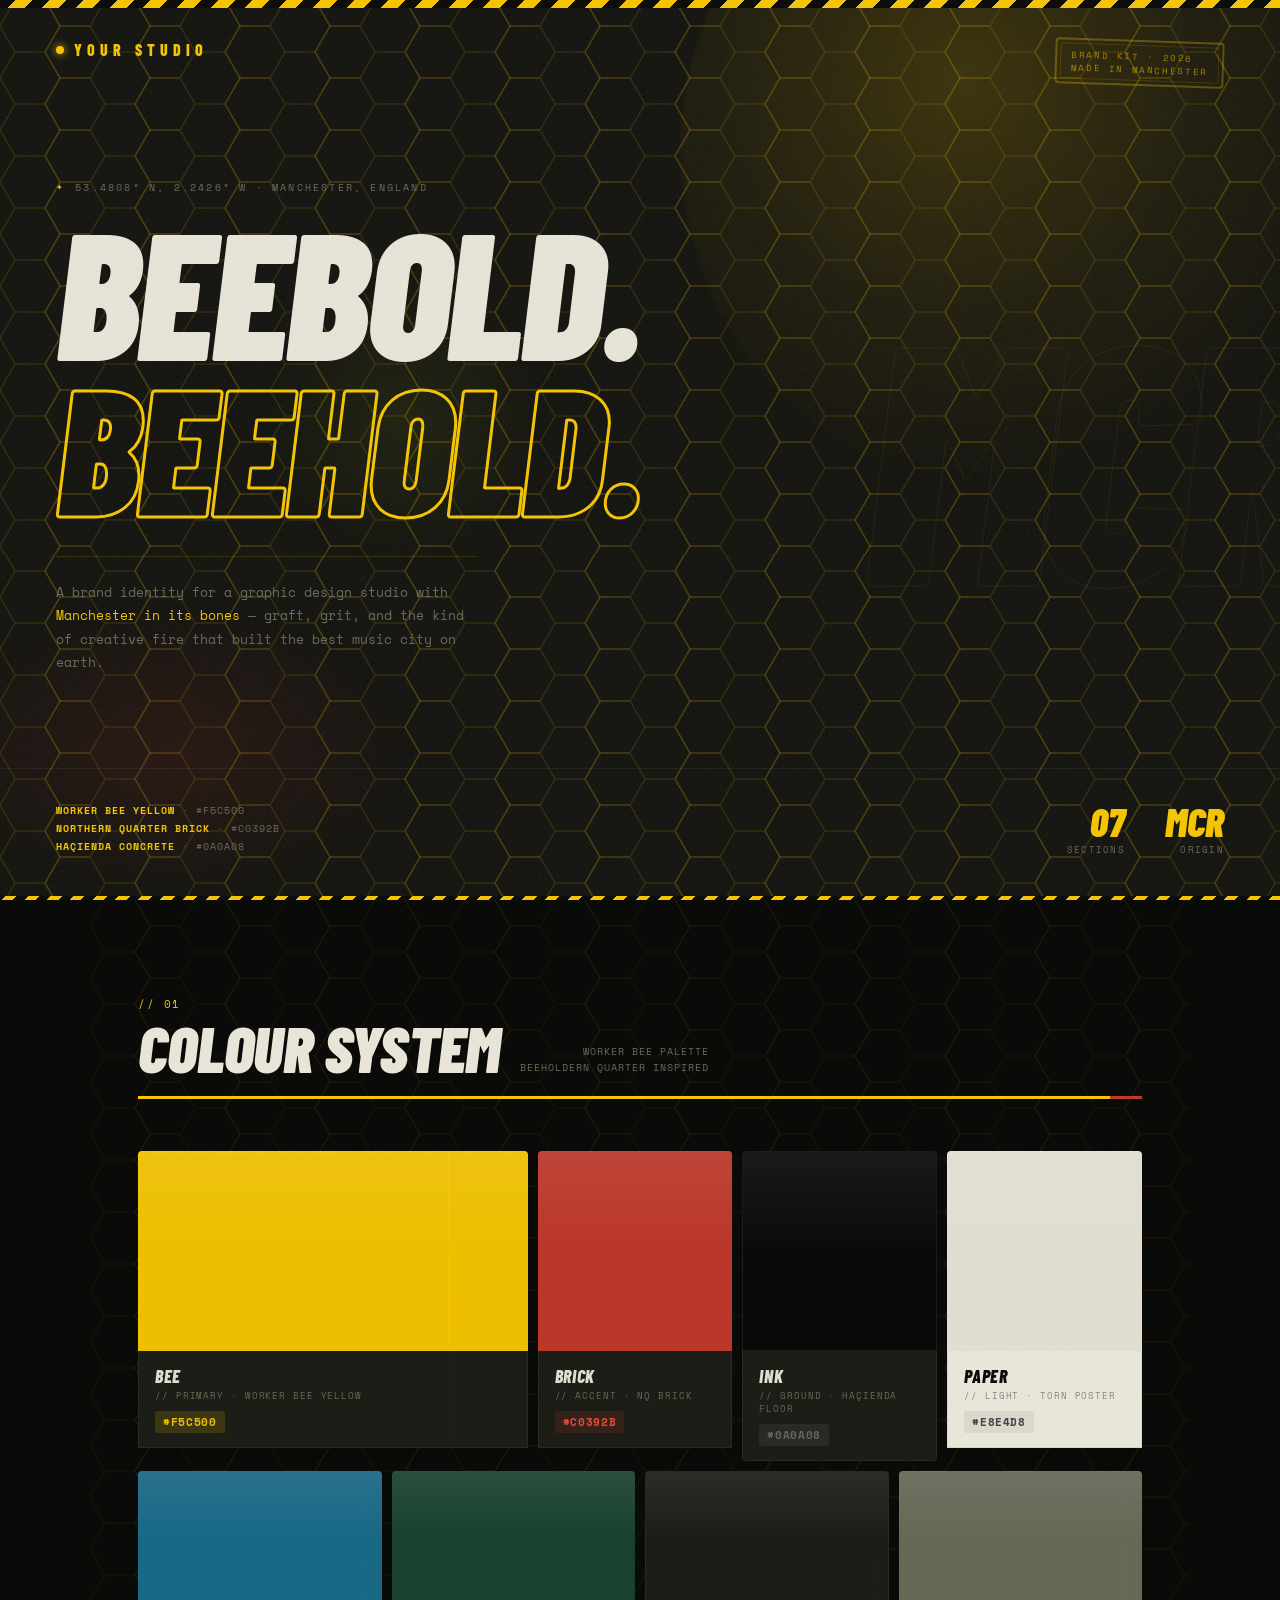
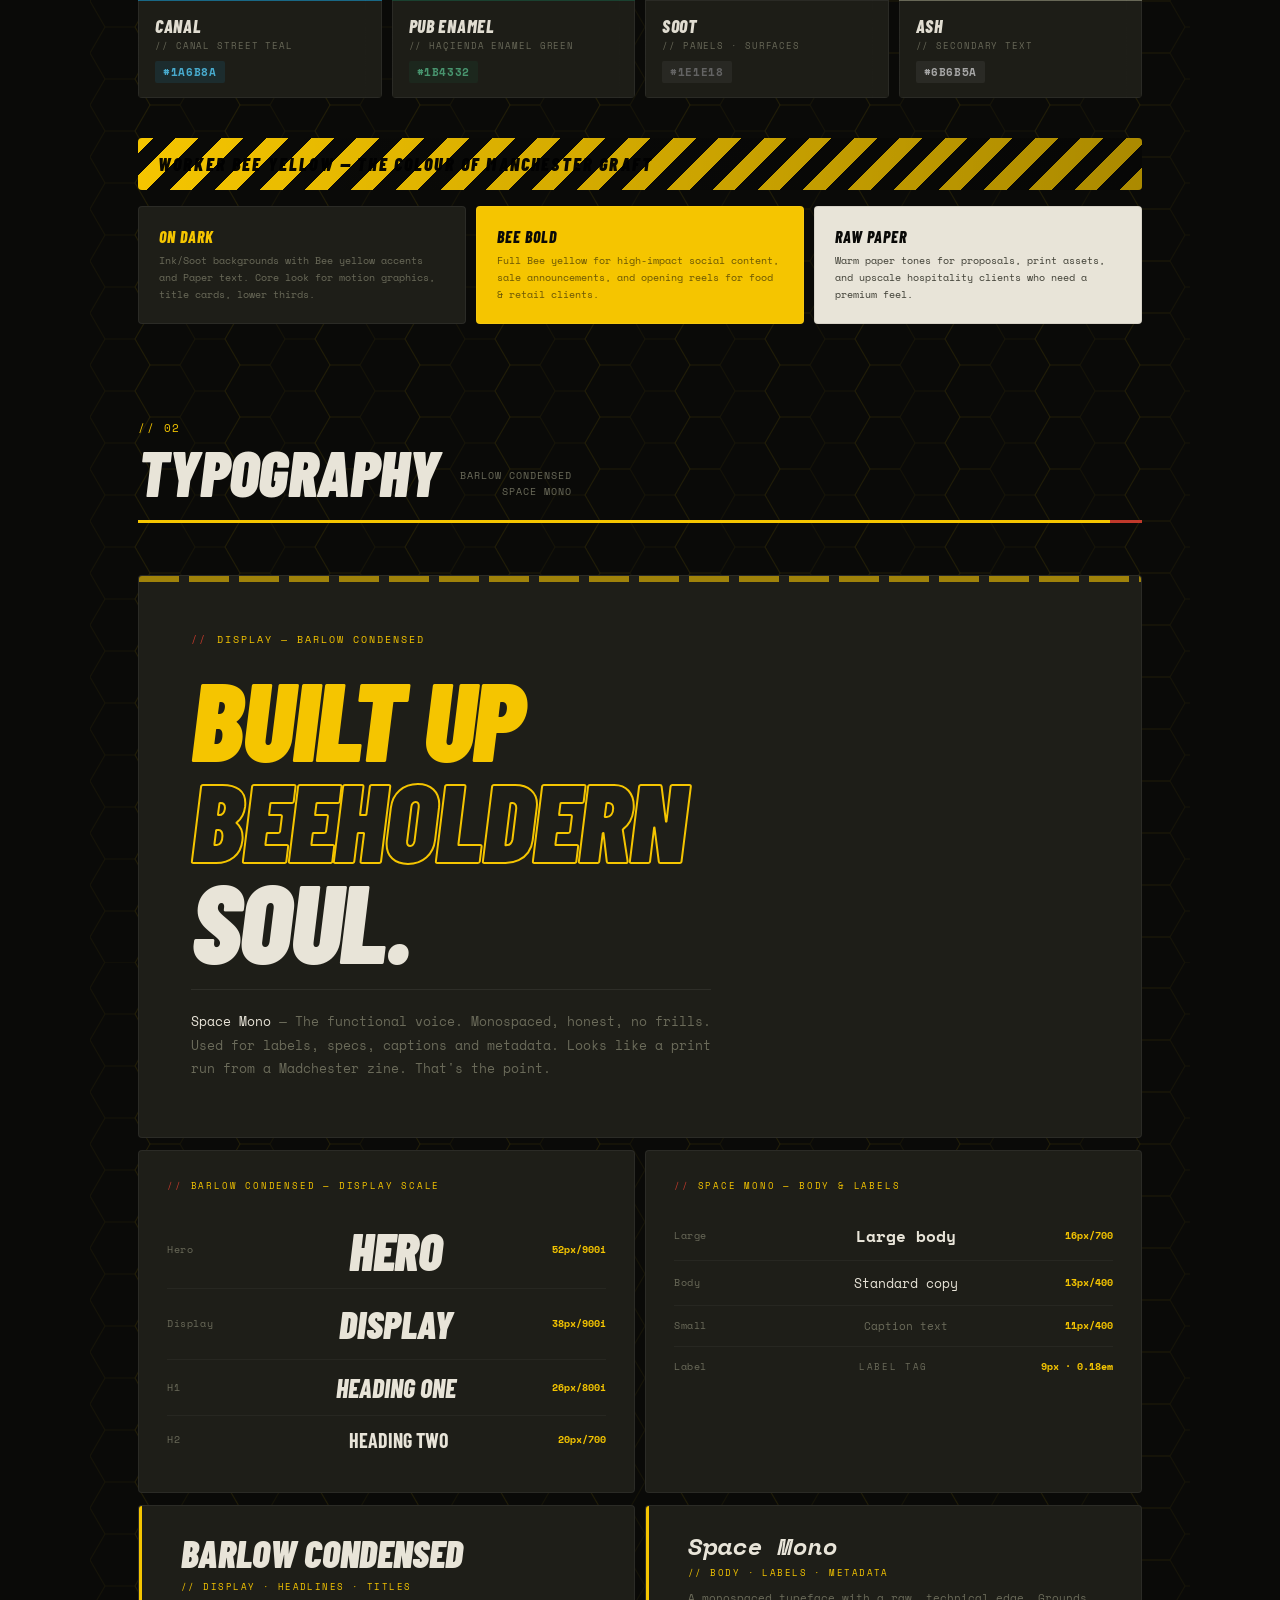
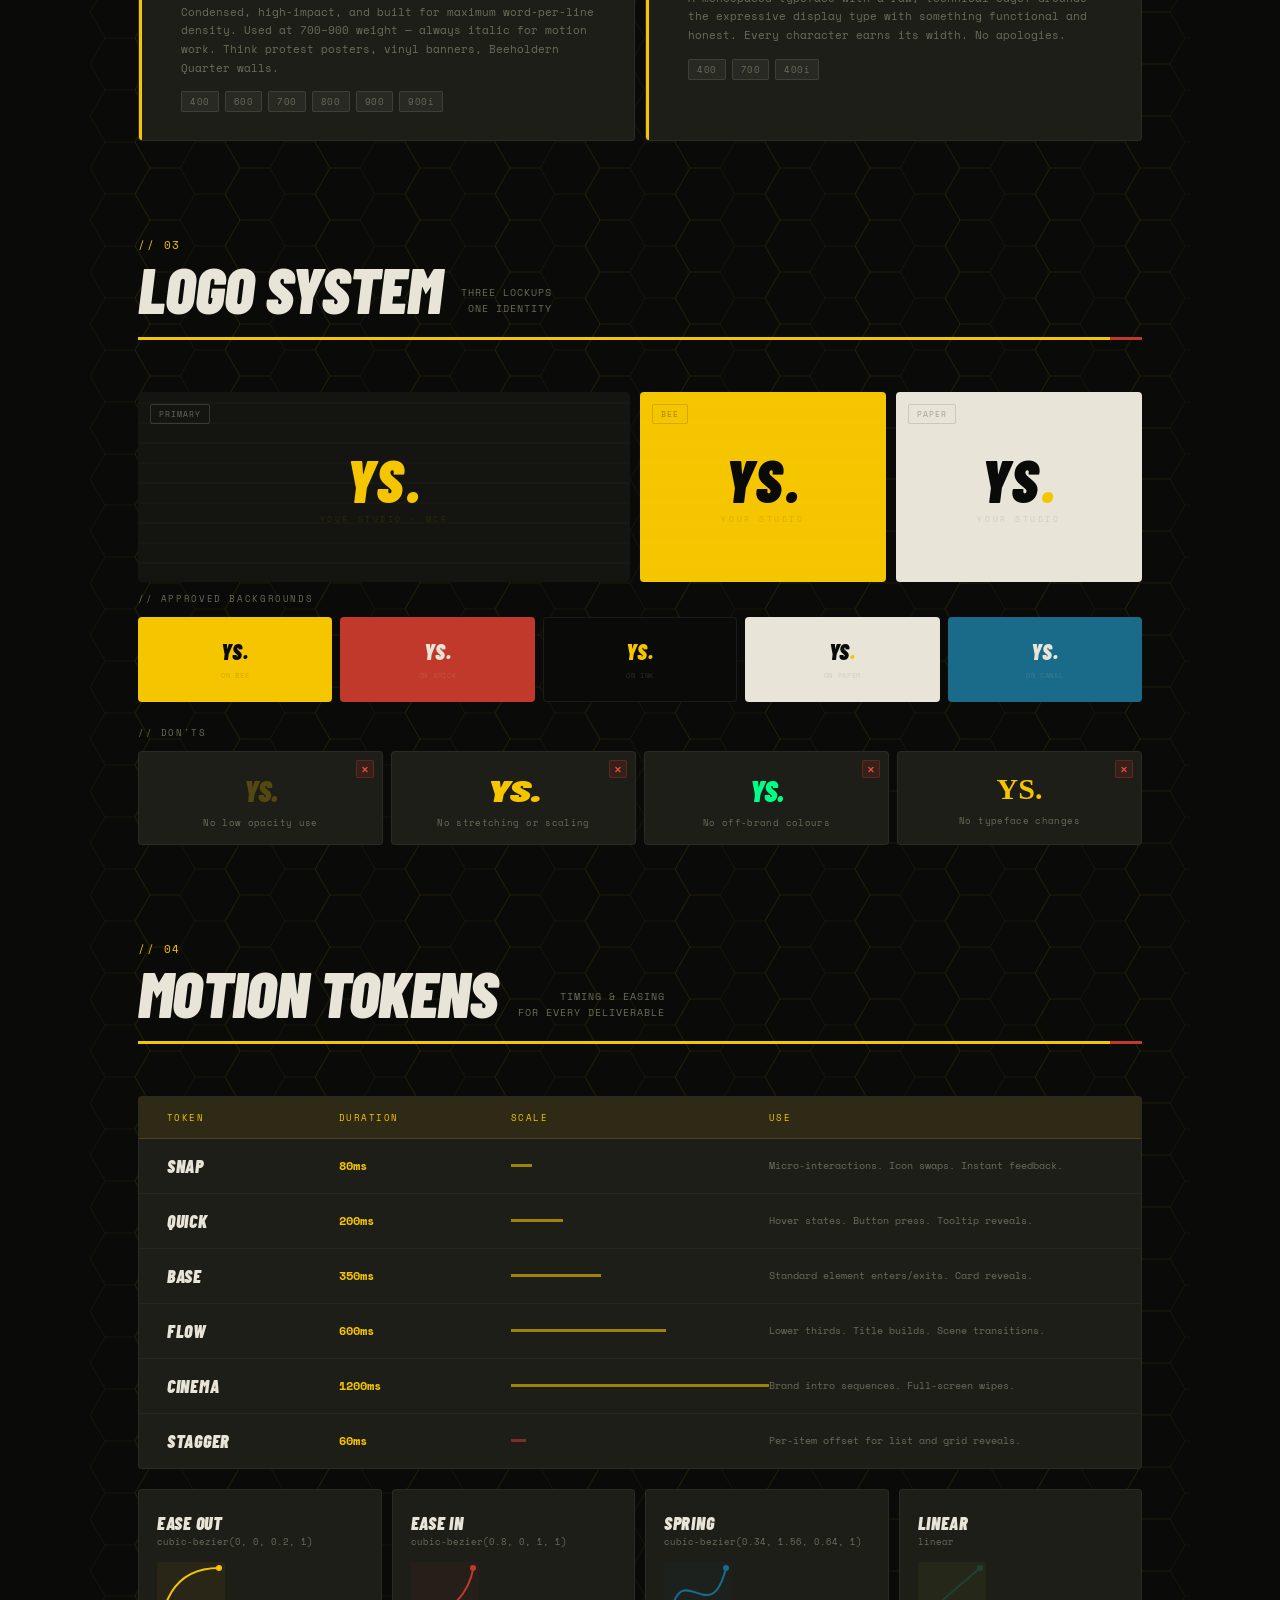
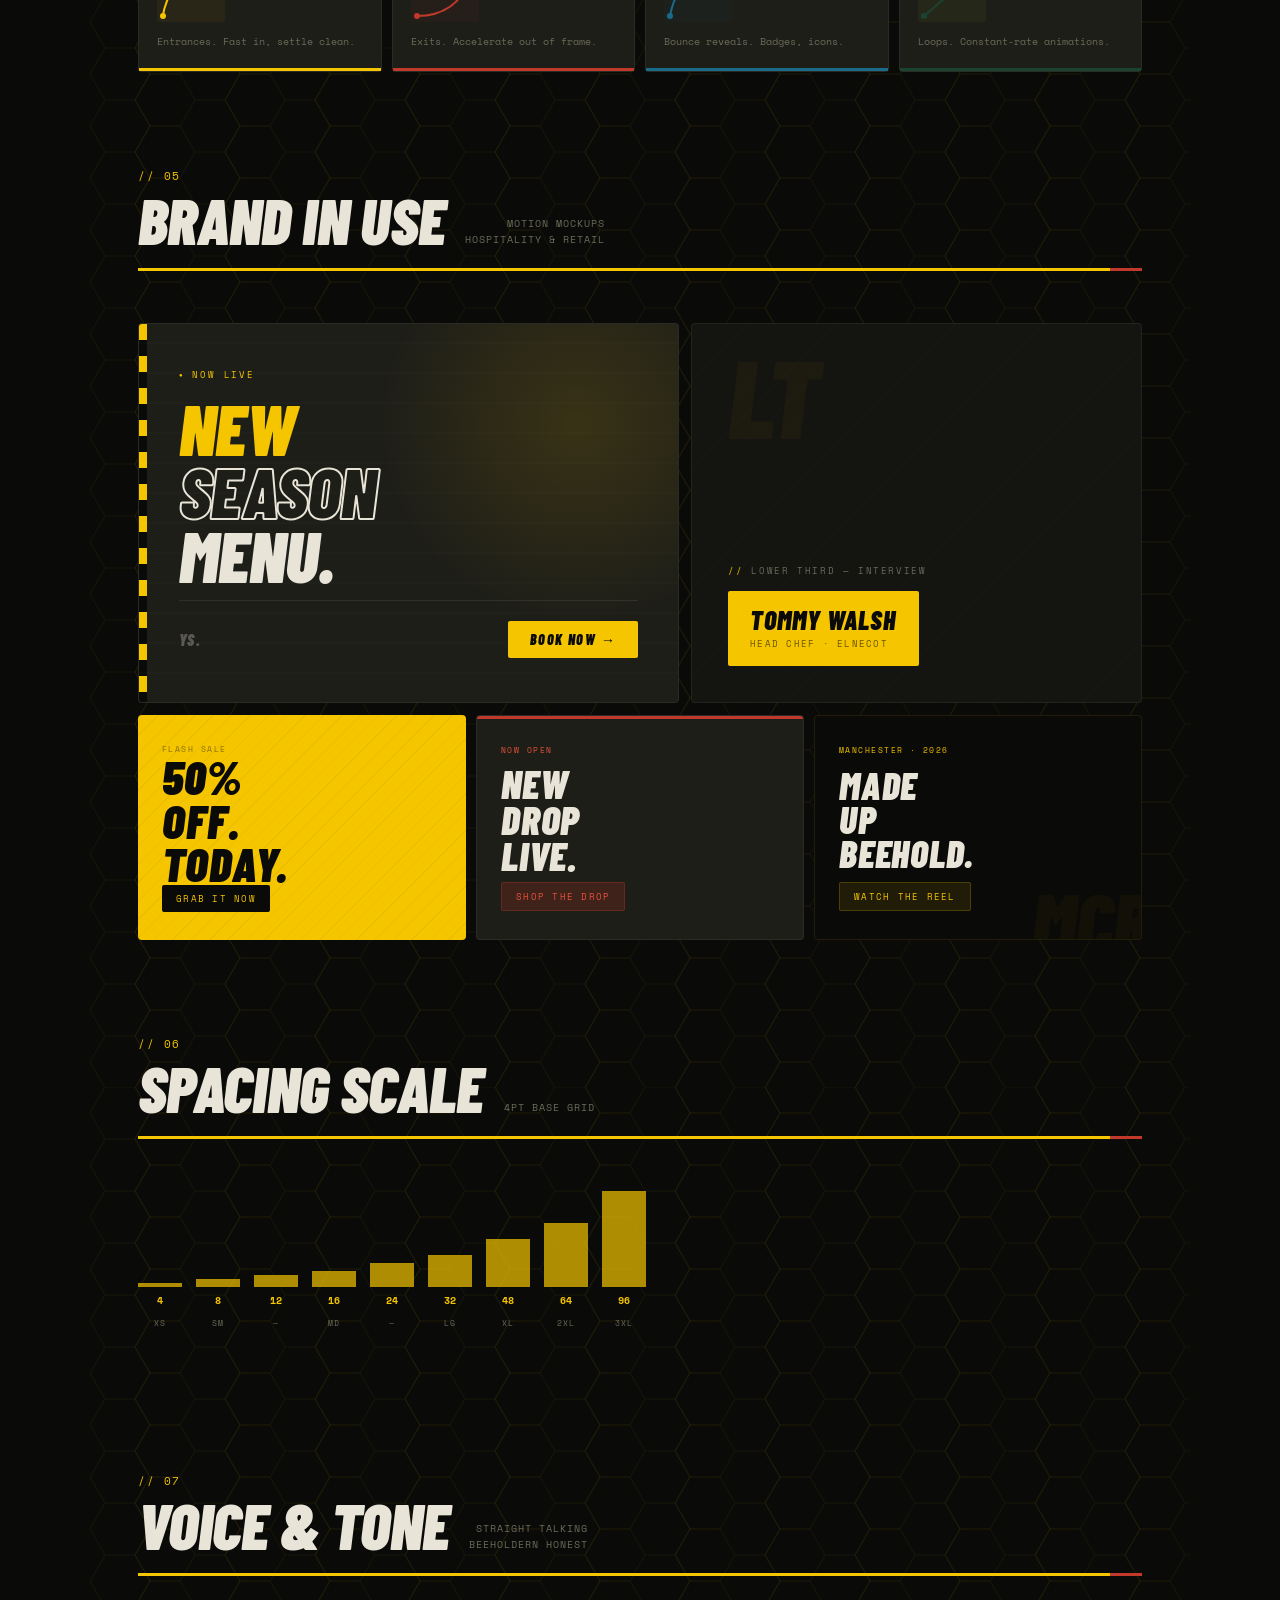
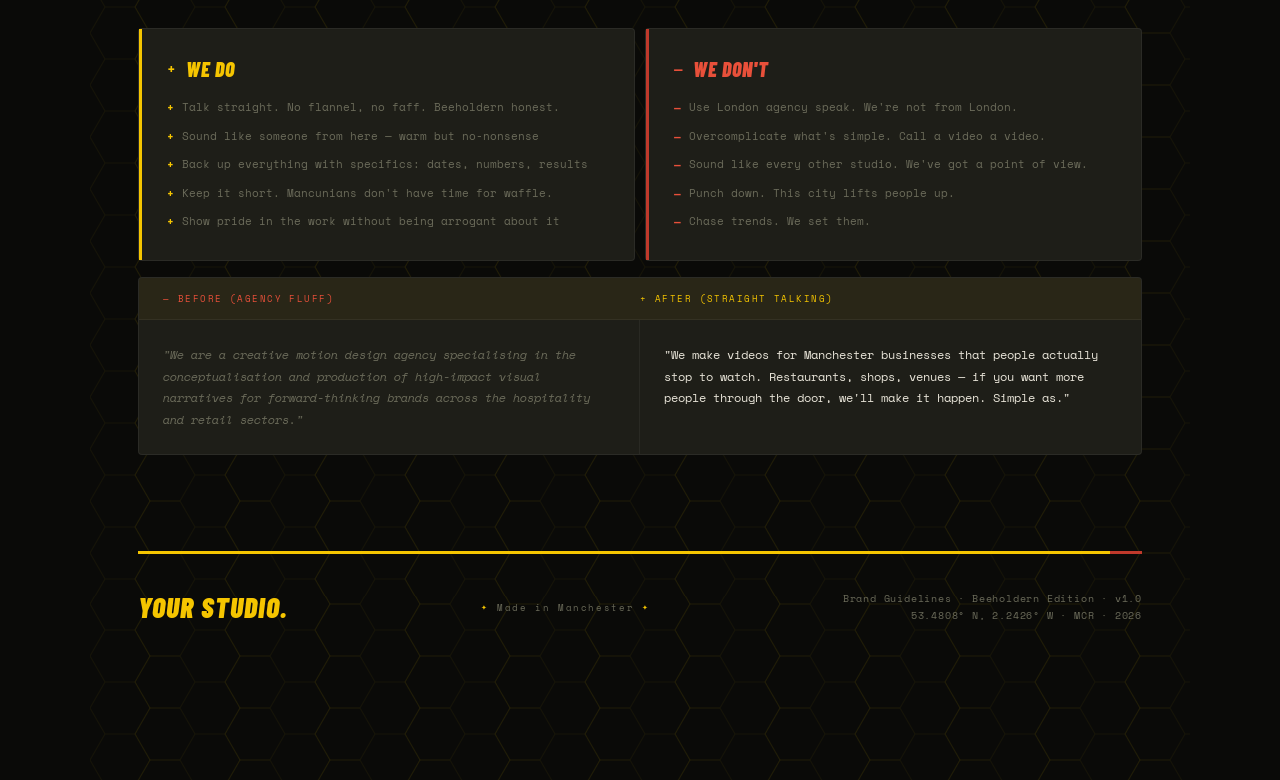
<file: src/imports/beehold-brand-kit.html>
<!DOCTYPE html>
<html lang="en">
<head>
<meta charset="UTF-8">
<meta name="viewport" content="width=device-width, initial-scale=1.0">
<title>BEEHOLD — Brand Kit · Manchester</title>
<link href="https://fonts.googleapis.com/css2?family=Barlow+Condensed:ital,wght@0,400;0,600;0,700;0,800;0,900;1,400;1,700;1,900&family=Space+Mono:ital,wght@0,400;0,700;1,400&display=swap" rel="stylesheet">
<style>
  :root {
    /* Haçienda / Madchester palette */
    --bee:        #F5C500;   /* Manc worker bee yellow */
    --bee-dk:     #C49A00;
    --brick:      #C0392B;   /* Beeholdern quarter brick */
    --brick-lt:   #E8503A;
    --canal:      #1A6B8A;   /* Canal Street teal */
    --pub-enamel:       #1B4332;   /* Brunswick enamel green */
    --ink:        #0A0A08;
    --charcoal:   #141410;
    --soot:       #1E1E18;
    --grime:      #2A2A22;
    --concrete:   #3D3D33;
    --ash:        #6B6B5A;
    --smoke:      #9A9A88;
    --paper:      #E8E4D8;
    --cream:      #F2EFE4;
    --white:      #FFFFFF;

    --font-display: 'Barlow Condensed', 'Arial Narrow', sans-serif;
    --font-mono: 'Space Mono', 'Courier New', monospace;
  }

  *, *::before, *::after { box-sizing: border-box; margin: 0; padding: 0; }

  body {
    background: var(--ink);
    color: var(--paper);
    font-family: var(--font-display);
    overflow-x: hidden;
  }

  /* Subtle honeycomb pattern across entire page */
  .page {
    background-image: url("data:image/svg+xml,%3Csvg%20xmlns='http://www.w3.org/2000/svg'%20width='90'%20height='51.96'%3E%3Cpolygon%20points='60.0,25.98%2045.0,51.96%2015.0,51.96%200.0,25.98%2015.0,0.0%2045.0,0.0'%20fill='none'%20stroke='rgba%28245,197,0,0.05%29'%20stroke-width='1'/%3E%3Cpolygon%20points='105.0,0.0%2090.0,25.98%2060.0,25.98%2045.0,0.0%2060.0,-25.98%2090.0,-25.98'%20fill='none'%20stroke='rgba%28245,197,0,0.05%29'%20stroke-width='1'/%3E%3Cpolygon%20points='105.0,51.96%2090.0,77.94%2060.0,77.94%2045.0,51.96%2060.0,25.98%2090.0,25.98'%20fill='none'%20stroke='rgba%28245,197,0,0.05%29'%20stroke-width='1'/%3E%3C/svg%3E");
    background-size: 90px 51.96px;
  }

  /* ═══════════════════════════════════
     NOISE + GRAIN TEXTURE OVERLAY
  ═══════════════════════════════════ */
  body::before {
    content: '';
    position: fixed;
    inset: 0;
    background-image: url("data:image/svg+xml,%3Csvg viewBox='0 0 512 512' xmlns='http://www.w3.org/2000/svg'%3E%3Cfilter id='n'%3E%3CfeTurbulence type='fractalNoise' baseFrequency='0.75' numOctaves='4' stitchTiles='stitch'/%3E%3C/filter%3E%3Crect width='100%25' height='100%25' filter='url(%23n)'/%3E%3C/svg%3E");
    opacity: 0.045;
    pointer-events: none;
    z-index: 9998;
  }

  /* ═══════════════════════════════════
     COVER
  ═══════════════════════════════════ */
  .cover {
    min-height: 100vh;
    background: var(--charcoal);
    position: relative;
    overflow: hidden;
    display: flex;
    flex-direction: column;
  }

  /* Brick texture simulation */

  /* ═══════════════════════════════════
     HONEYCOMB PATTERN
  ═══════════════════════════════════ */
  .cover-texture {
    position: absolute;
    inset: 0;
    pointer-events: none;
    z-index: 0;
  }
  .cover-texture::before {
    content: '';
    position: absolute;
    inset: 0;
    background-image: url("data:image/svg+xml,%3Csvg%20xmlns='http://www.w3.org/2000/svg'%20width='90'%20height='51.96'%3E%3Cpolygon%20points='60.0,25.98%2045.0,51.96%2015.0,51.96%200.0,25.98%2015.0,0.0%2045.0,0.0'%20fill='none'%20stroke='rgba%28245,197,0,0.12%29'%20stroke-width='1.5'/%3E%3Cpolygon%20points='105.0,0.0%2090.0,25.98%2060.0,25.98%2045.0,0.0%2060.0,-25.98%2090.0,-25.98'%20fill='none'%20stroke='rgba%28245,197,0,0.12%29'%20stroke-width='1.5'/%3E%3Cpolygon%20points='105.0,51.96%2090.0,77.94%2060.0,77.94%2045.0,51.96%2060.0,25.98%2090.0,25.98'%20fill='none'%20stroke='rgba%28245,197,0,0.12%29'%20stroke-width='1.5'/%3E%3C/svg%3E");
    background-size: 90px 51.96px;
    opacity: 1;
  }

  /* Giant spray-paint splash behind title */
  .cover-spray {
    position: absolute;
    pointer-events: none;
    z-index: 1;
  }
  .spray1 {
    width: 700px; height: 700px;
    border-radius: 50%;
    background: radial-gradient(ellipse at 40% 40%, rgba(245,197,0,0.18) 0%, rgba(245,197,0,0.06) 40%, transparent 70%);
    top: -200px; right: -100px;
    filter: blur(2px);
  }
  .spray2 {
    width: 500px; height: 300px;
    background: radial-gradient(ellipse, rgba(192,57,43,0.12) 0%, transparent 70%);
    bottom: 0; left: -80px;
    filter: blur(1px);
  }
  .spray3 {
    width: 300px; height: 300px;
    background: radial-gradient(ellipse, rgba(181,204,24,0.08) 0%, transparent 70%);
    top: 30%; left: 20%;
  }

  /* Diagonal hazard stripe */
  .cover-stripe {
    position: absolute;
    top: 0; left: 0; right: 0;
    height: 8px;
    background: repeating-linear-gradient(
      -45deg,
      var(--bee),
      var(--bee) 12px,
      var(--ink) 12px,
      var(--ink) 24px
    );
    z-index: 10;
  }
  .cover-stripe-bottom {
    position: absolute;
    bottom: 0; left: 0; right: 0;
    height: 4px;
    background: repeating-linear-gradient(
      -45deg,
      var(--bee),
      var(--bee) 8px,
      var(--ink) 8px,
      var(--ink) 16px
    );
    z-index: 10;
  }

  /* Stencil text ghost */
  .cover-ghost {
    position: absolute;
    font-family: var(--font-display);
    font-size: 340px;
    font-weight: 900;
    font-style: italic;
    letter-spacing: -0.05em;
    line-height: 1;
    color: transparent;
    -webkit-text-stroke: 1px rgba(245,197,0,0.07);
    right: -40px;
    top: 50%;
    transform: translateY(-50%);
    pointer-events: none;
    z-index: 1;
    user-select: none;
  }

  .cover-top {
    display: flex;
    justify-content: space-between;
    align-items: flex-start;
    padding: 40px 56px 0;
    position: relative; z-index: 5;
  }
  .cover-logo-area {}
  .cover-logo {
    font-family: var(--font-display);
    font-size: 16px;
    font-weight: 800;
    letter-spacing: 0.32em;
    text-transform: uppercase;
    color: var(--bee);
    display: flex;
    align-items: center;
    gap: 10px;
  }
  .cover-logo::before {
    content: '';
    width: 8px; height: 8px;
    border-radius: 50%;
    background: var(--bee);
    box-shadow: 0 0 8px var(--bee);
  }
  .cover-stamp {
    border: 2px solid rgba(245,197,0,0.3);
    color: rgba(245,197,0,0.6);
    font-family: var(--font-mono);
    font-size: 9px;
    letter-spacing: 0.18em;
    text-transform: uppercase;
    padding: 8px 14px;
    border-radius: 4px;
    transform: rotate(2deg);
    position: relative;
  }
  .cover-stamp::after {
    content: '';
    position: absolute;
    inset: 3px;
    border: 1px solid rgba(245,197,0,0.15);
    border-radius: 2px;
  }

  .cover-body {
    flex: 1;
    display: flex;
    flex-direction: column;
    justify-content: center;
    padding: 40px 56px;
    position: relative; z-index: 5;
  }

  .cover-city-tag {
    font-family: var(--font-mono);
    font-size: 10px;
    letter-spacing: 0.22em;
    text-transform: uppercase;
    color: var(--ash);
    margin-bottom: 16px;
    display: flex;
    align-items: center;
    gap: 10px;
  }
  .cover-city-tag::before {
    content: '✦';
    color: var(--bee);
    font-size: 8px;
  }

  /* Main title — raw, impactful, italic */
  .cover-title {
    margin-bottom: 4px;
  }
  .ct-line {
    font-family: var(--font-display);
    font-weight: 900;
    font-style: italic;
    line-height: 0.87;
    letter-spacing: -0.02em;
    display: block;
  }
  .ct1 {
    font-size: clamp(80px, 15vw, 180px);
    color: var(--paper);
  }
  .ct2 {
    font-size: clamp(80px, 15vw, 180px);
    color: transparent;
    -webkit-text-stroke: 3px var(--bee);
  }
  .ct3 {
    font-size: clamp(80px, 15vw, 180px);
    color: var(--bee);
  }

  .cover-sub {
    font-family: var(--font-mono);
    font-size: 13px;
    font-weight: 400;
    color: var(--ash);
    max-width: 420px;
    line-height: 1.8;
    margin-top: 28px;
    padding-top: 24px;
    border-top: 1px solid rgba(245,197,0,0.15);
  }
  .cover-sub em { color: var(--bee); font-style: normal; }

  .cover-bottom {
    display: flex;
    justify-content: space-between;
    align-items: flex-end;
    padding: 32px 56px 44px;
    position: relative; z-index: 5;
    border-top: 1px solid rgba(255,255,255,0.06);
  }
  .cover-coords {
    font-family: var(--font-mono);
    font-size: 10px;
    color: var(--ash);
    letter-spacing: 0.1em;
    line-height: 1.8;
  }
  .cover-coords strong { color: var(--bee); }
  .cover-stats {
    display: flex;
    gap: 40px;
    text-align: right;
  }
  .cstat-num {
    font-family: var(--font-display);
    font-size: 40px;
    font-weight: 900;
    font-style: italic;
    color: var(--bee);
    line-height: 1;
  }
  .cstat-label {
    font-family: var(--font-mono);
    font-size: 9px;
    letter-spacing: 0.14em;
    text-transform: uppercase;
    color: var(--ash);
    margin-top: 2px;
  }

  /* ═══════════════════════════════════
     PAGE
  ═══════════════════════════════════ */
  .page { max-width: 1100px; margin: 0 auto; padding: 0 48px 120px; }

  /* Section structure */
  .section { padding-top: 96px; }

  .sec-head {
    display: flex;
    align-items: flex-end;
    gap: 20px;
    margin-bottom: 52px;
    border-bottom: 3px solid var(--bee);
    padding-bottom: 16px;
    position: relative;
  }
  /* Hazard corner accent */
  .sec-head::after {
    content: '';
    position: absolute;
    right: 0; bottom: -3px;
    width: 32px; height: 3px;
    background: var(--brick);
  }
  .sec-num {
    font-family: var(--font-mono);
    font-size: 11px;
    color: var(--bee);
    letter-spacing: 0.14em;
    text-transform: uppercase;
    margin-bottom: 4px;
  }
  .sec-title {
    font-family: var(--font-display);
    font-size: 64px;
    font-weight: 900;
    font-style: italic;
    letter-spacing: -0.01em;
    color: var(--paper);
    line-height: 1;
    flex: 1;
  }
  .sec-aside {
    font-family: var(--font-mono);
    font-size: 10px;
    color: var(--ash);
    letter-spacing: 0.1em;
    text-transform: uppercase;
    text-align: right;
    line-height: 1.6;
    padding-bottom: 4px;
  }

  /* ═══════════════════════════════════
     01 COLOUR
  ═══════════════════════════════════ */
  .colour-grid {
    display: grid;
    grid-template-columns: 2fr 1fr 1fr 1fr;
    gap: 10px;
    margin-bottom: 10px;
  }
  .colour-row2 {
    display: grid;
    grid-template-columns: repeat(4, 1fr);
    gap: 10px;
    margin-bottom: 40px;
  }

  .swatch {
    border-radius: 4px;
    overflow: hidden;
    position: relative;
  }
  /* rough edge effect */
  .swatch::after {
    content: '';
    position: absolute;
    inset: 0;
    background: url("data:image/svg+xml,%3Csvg viewBox='0 0 200 200' xmlns='http://www.w3.org/2000/svg'%3E%3Cfilter id='t'%3E%3CfeTurbulence type='turbulence' baseFrequency='0.65' numOctaves='3'/%3E%3CfeDisplacementMap in='SourceGraphic' scale='3'/%3E%3C/filter%3E%3Crect width='100%25' height='100%25' filter='url(%23t)' opacity='0.03'/%3E%3C/svg%3E");
    pointer-events: none;
  }

  .sw-color {
    position: relative;
    overflow: hidden;
  }
  .sw-color.h1 { height: 200px; }
  .sw-color.h2 { height: 130px; }
  .sw-color.h3 { height: 90px; }

  /* Spray drip effect */
  .sw-color::before {
    content: '';
    position: absolute;
    top: 0; left: 0; right: 0;
    height: 50%;
    background: linear-gradient(180deg, rgba(255,255,255,0.07) 0%, transparent 100%);
    pointer-events: none;
  }

  .sw-info {
    background: var(--soot);
    border: 1px solid rgba(255,255,255,0.06);
    border-top: none;
    padding: 14px 16px;
  }
  .sw-name {
    font-family: var(--font-display);
    font-size: 18px;
    font-weight: 800;
    font-style: italic;
    letter-spacing: 0.04em;
    color: var(--paper);
    margin-bottom: 2px;
  }
  .sw-role {
    font-family: var(--font-mono);
    font-size: 9px;
    letter-spacing: 0.1em;
    text-transform: uppercase;
    color: var(--ash);
    margin-bottom: 8px;
  }
  .sw-hex {
    font-family: var(--font-mono);
    font-size: 11px;
    font-weight: 700;
    padding: 3px 8px;
    border-radius: 2px;
    display: inline-block;
    letter-spacing: 0.06em;
  }

  /* Hazard band */
  .hazard-band {
    height: 52px;
    background: repeating-linear-gradient(
      -45deg,
      var(--bee),
      var(--bee) 16px,
      var(--ink) 16px,
      var(--ink) 32px
    );
    border-radius: 4px;
    margin-bottom: 16px;
    display: flex;
    align-items: center;
    padding: 0 20px;
    position: relative;
    overflow: hidden;
  }
  .hazard-band::after {
    content: '';
    position: absolute;
    inset: 0;
    background: linear-gradient(90deg, transparent 0%, rgba(0,0,0,0.3) 100%);
  }
  .hb-text {
    font-family: var(--font-display);
    font-size: 18px;
    font-weight: 900;
    font-style: italic;
    letter-spacing: 0.12em;
    color: var(--ink);
    text-transform: uppercase;
    position: relative; z-index:1;
    mix-blend-mode: multiply;
  }

  .colour-context {
    display: grid;
    grid-template-columns: repeat(3, 1fr);
    gap: 10px;
  }
  .cc-card {
    border-radius: 4px;
    padding: 20px;
    position: relative;
    overflow: hidden;
    border: 1px solid rgba(255,255,255,0.06);
  }
  .cc-title {
    font-family: var(--font-display);
    font-size: 16px;
    font-weight: 800;
    font-style: italic;
    letter-spacing: 0.06em;
    margin-bottom: 6px;
  }
  .cc-desc {
    font-family: var(--font-mono);
    font-size: 10px;
    line-height: 1.7;
    color: var(--ash);
  }

  /* ═══════════════════════════════════
     02 TYPOGRAPHY
  ═══════════════════════════════════ */
  .type-stage {
    background: var(--soot);
    border: 1px solid rgba(255,255,255,0.06);
    border-radius: 4px;
    padding: 56px 52px;
    margin-bottom: 12px;
    position: relative;
    overflow: hidden;
  }
  /* tape strips */
  .type-stage::before {
    content: '';
    position: absolute;
    top: 0; left: 0; right: 0;
    height: 6px;
    background: repeating-linear-gradient(
      90deg,
      var(--bee) 0px,
      var(--bee) 40px,
      transparent 40px,
      transparent 50px
    );
    opacity: 0.6;
  }
  .ts-over {
    font-family: var(--font-mono);
    font-size: 10px;
    letter-spacing: 0.2em;
    color: var(--bee);
    text-transform: uppercase;
    margin-bottom: 20px;
    display: flex; align-items: center; gap: 10px;
  }
  .ts-over::before {
    content: '//';
    color: var(--brick);
  }
  .ts-display {
    font-family: var(--font-display);
    font-size: clamp(56px, 10vw, 112px);
    font-weight: 900;
    font-style: italic;
    line-height: 0.9;
    letter-spacing: -0.02em;
    color: var(--paper);
    margin-bottom: 4px;
  }
  .ts-display .bee { color: var(--bee); }
  .ts-display .outl {
    color: transparent;
    -webkit-text-stroke: 2px var(--bee);
  }
  .ts-mono {
    font-family: var(--font-mono);
    font-size: 13px;
    color: var(--ash);
    max-width: 520px;
    line-height: 1.8;
    padding-top: 20px;
    margin-top: 20px;
    border-top: 1px solid rgba(255,255,255,0.07);
  }
  .ts-mono em { color: var(--paper); font-style: normal; }

  .type-scale-grid {
    display: grid;
    grid-template-columns: 1fr 1fr;
    gap: 10px;
    margin-bottom: 12px;
  }
  .tsc {
    background: var(--soot);
    border: 1px solid rgba(255,255,255,0.06);
    border-radius: 4px;
    padding: 28px;
  }
  .tsc-label {
    font-family: var(--font-mono);
    font-size: 9px;
    letter-spacing: 0.2em;
    text-transform: uppercase;
    color: var(--bee);
    margin-bottom: 20px;
    display: flex; align-items: center; gap: 8px;
  }
  .tsc-label::before { content: '//'; color: var(--brick); }
  .ts-row {
    display: flex;
    align-items: center;
    justify-content: space-between;
    padding: 12px 0;
    border-bottom: 1px solid rgba(255,255,255,0.04);
  }
  .ts-row:last-child { border-bottom: none; }
  .tsr-name { font-family: var(--font-mono); font-size: 10px; color: var(--ash); min-width: 72px; letter-spacing: 0.06em; }
  .tsr-size { font-family: var(--font-mono); font-size: 10px; color: var(--bee); font-weight: 700; }

  .font-pair {
    display: grid;
    grid-template-columns: 1fr 1fr;
    gap: 10px;
  }
  .fp-card {
    background: var(--soot);
    border: 1px solid rgba(255,255,255,0.06);
    border-radius: 4px;
    padding: 28px;
    position: relative;
    overflow: hidden;
  }
  .fp-card::after {
    content: '';
    position: absolute;
    top: 0; left: 0;
    width: 3px; height: 100%;
    background: var(--bee);
  }
  .fp-name {
    font-size: 38px;
    font-weight: 900;
    font-style: italic;
    color: var(--paper);
    line-height: 1;
    margin-bottom: 8px;
    padding-left: 14px;
  }
  .fp-name.barlow { font-family: var(--font-display); }
  .fp-name.mono { font-family: var(--font-mono); font-size: 24px; }
  .fp-role {
    font-family: var(--font-mono);
    font-size: 9px;
    letter-spacing: 0.16em;
    text-transform: uppercase;
    color: var(--bee);
    padding-left: 14px;
    margin-bottom: 10px;
  }
  .fp-desc {
    font-family: var(--font-mono);
    font-size: 11px;
    color: var(--ash);
    line-height: 1.7;
    padding-left: 14px;
    margin-bottom: 14px;
  }
  .fp-weights {
    display: flex;
    flex-wrap: wrap;
    gap: 6px;
    padding-left: 14px;
  }
  .fw-chip {
    font-family: var(--font-mono);
    font-size: 9px;
    color: var(--ash);
    background: rgba(255,255,255,0.05);
    border: 1px solid rgba(255,255,255,0.1);
    padding: 3px 8px;
    border-radius: 2px;
    letter-spacing: 0.06em;
  }

  /* ═══════════════════════════════════
     03 LOGO
  ═══════════════════════════════════ */
  .logo-grid {
    display: grid;
    grid-template-columns: 2fr 1fr 1fr;
    gap: 10px;
    margin-bottom: 10px;
  }
  .logo-cell {
    border-radius: 4px;
    display: flex;
    flex-direction: column;
    align-items: center;
    justify-content: center;
    padding: 52px 28px;
    min-height: 190px;
    position: relative;
    overflow: hidden;
    gap: 4px;
  }
  /* Brick texture overlay on logo cells */
  .logo-cell::before {
    content: '';
    position: absolute;
    inset: 0;
    background-image:
      repeating-linear-gradient(
        0deg,
        transparent,
        transparent 18px,
        rgba(255,255,255,0.015) 18px,
        rgba(255,255,255,0.015) 20px
      );
    pointer-events: none;
  }
  .lc-mark {
    font-family: var(--font-display);
    font-size: 60px;
    font-weight: 900;
    font-style: italic;
    letter-spacing: 0.04em;
    line-height: 1;
    position: relative; z-index:1;
  }
  .lc-sub {
    font-family: var(--font-mono);
    font-size: 8px;
    letter-spacing: 0.32em;
    text-transform: uppercase;
    opacity: 0.35;
    position: relative; z-index:1;
  }
  .lc-tag {
    position: absolute;
    top: 12px; left: 12px;
    font-family: var(--font-mono);
    font-size: 8px;
    letter-spacing: 0.12em;
    text-transform: uppercase;
    padding: 3px 8px;
    border-radius: 2px;
    border: 1px solid rgba(255,255,255,0.15);
    color: rgba(255,255,255,0.35);
  }

  .logo-bg-row {
    display: grid;
    grid-template-columns: repeat(5, 1fr);
    gap: 8px;
    margin-bottom: 24px;
  }
  .lbg {
    border-radius: 4px;
    padding: 20px 8px;
    display: flex;
    flex-direction: column;
    align-items: center;
    gap: 6px;
    min-height: 80px;
    justify-content: center;
    position: relative;
  }
  .lbg-mark {
    font-family: var(--font-display);
    font-size: 22px;
    font-weight: 900;
    font-style: italic;
    letter-spacing: 0.04em;
  }
  .lbg-label {
    font-family: var(--font-mono);
    font-size: 7px;
    letter-spacing: 0.1em;
    text-transform: uppercase;
    opacity: 0.35;
  }

  .logo-dont {
    display: grid;
    grid-template-columns: repeat(4, 1fr);
    gap: 8px;
  }
  .ld-card {
    background: var(--soot);
    border: 1px solid rgba(255,255,255,0.06);
    border-radius: 4px;
    padding: 20px 16px 14px;
    text-align: center;
    position: relative;
  }
  .ld-x {
    position: absolute;
    top: 8px; right: 8px;
    font-family: var(--font-mono);
    font-size: 9px;
    font-weight: 700;
    color: var(--brick-lt);
    background: rgba(192,57,43,0.15);
    border: 1px solid rgba(192,57,43,0.3);
    width: 18px; height: 18px;
    display: flex; align-items: center; justify-content: center;
    border-radius: 2px;
  }
  .ld-preview {
    font-family: var(--font-display);
    font-size: 30px;
    font-weight: 900;
    font-style: italic;
    margin-bottom: 8px;
    display: block;
  }
  .ld-rule {
    font-family: var(--font-mono);
    font-size: 9px;
    color: var(--ash);
    line-height: 1.5;
    letter-spacing: 0.04em;
  }

  /* ═══════════════════════════════════
     04 MOTION TOKENS
  ═══════════════════════════════════ */
  .motion-table {
    background: var(--soot);
    border: 1px solid rgba(255,255,255,0.06);
    border-radius: 4px;
    overflow: hidden;
    margin-bottom: 20px;
  }
  .mt-head {
    display: grid;
    grid-template-columns: 1fr 1fr 1.5fr 2fr;
    padding: 14px 28px;
    background: rgba(245,197,0,0.07);
    border-bottom: 1px solid rgba(245,197,0,0.15);
  }
  .mt-col {
    font-family: var(--font-mono);
    font-size: 9px;
    letter-spacing: 0.16em;
    text-transform: uppercase;
    color: var(--bee);
  }
  .mt-row {
    display: grid;
    grid-template-columns: 1fr 1fr 1.5fr 2fr;
    padding: 16px 28px;
    border-bottom: 1px solid rgba(255,255,255,0.04);
    align-items: center;
    transition: background 0.15s;
  }
  .mt-row:last-child { border-bottom: none; }
  .mt-row:hover { background: rgba(255,255,255,0.02); }
  .mt-token {
    font-family: var(--font-display);
    font-size: 18px;
    font-weight: 900;
    font-style: italic;
    color: var(--paper);
    letter-spacing: 0.04em;
  }
  .mt-val {
    font-family: var(--font-mono);
    font-size: 12px;
    font-weight: 700;
    color: var(--bee);
  }
  .mt-bar-wrap { display: flex; align-items: center; gap: 8px; }
  .mt-bar {
    height: 3px;
    background: var(--bee);
    border-radius: 0;
    opacity: 0.6;
  }
  .mt-use {
    font-family: var(--font-mono);
    font-size: 10px;
    color: var(--ash);
    line-height: 1.5;
  }

  .easing-grid {
    display: grid;
    grid-template-columns: repeat(4, 1fr);
    gap: 10px;
  }
  .ease-card {
    background: var(--soot);
    border: 1px solid rgba(255,255,255,0.06);
    border-radius: 4px;
    padding: 22px 18px;
    position: relative;
  }
  .ease-card::before {
    content: '';
    position: absolute;
    bottom: 0; left: 0; right: 0;
    height: 3px;
  }
  .ec1::before { background: var(--bee); }
  .ec2::before { background: var(--brick); }
  .ec3::before { background: var(--canal); }
  .ec4::before { background: var(--pub-enamel); }

  .ease-name {
    font-family: var(--font-display);
    font-size: 18px;
    font-weight: 900;
    font-style: italic;
    letter-spacing: 0.04em;
    color: var(--paper);
    margin-bottom: 2px;
  }
  .ease-bez {
    font-family: var(--font-mono);
    font-size: 9px;
    color: var(--ash);
    margin-bottom: 14px;
    line-height: 1.4;
  }
  .ease-use {
    font-family: var(--font-mono);
    font-size: 10px;
    color: var(--ash);
    line-height: 1.5;
    margin-top: 12px;
  }

  /* ═══════════════════════════════════
     05 BRAND IN USE
  ═══════════════════════════════════ */
  .mock-hero {
    display: grid;
    grid-template-columns: 1.2fr 1fr;
    gap: 12px;
    margin-bottom: 12px;
  }

  /* Poster / reel mockup */
  .poster {
    background: var(--soot);
    border: 1px solid rgba(255,255,255,0.06);
    border-radius: 4px;
    padding: 44px 40px;
    min-height: 380px;
    display: flex;
    flex-direction: column;
    justify-content: space-between;
    position: relative;
    overflow: hidden;
  }
  .poster-stripe {
    position: absolute;
    top: 0; bottom: 0; left: 0;
    width: 8px;
    background: repeating-linear-gradient(
      180deg,
      var(--bee),
      var(--bee) 16px,
      var(--ink) 16px,
      var(--ink) 32px
    );
  }
  .poster-texture {
    position: absolute;
    inset: 0;
    background-image: repeating-linear-gradient(
      0deg,
      transparent,
      transparent 28px,
      rgba(255,255,255,0.012) 28px,
      rgba(255,255,255,0.012) 30px
    );
    pointer-events: none;
  }
  .poster-glow {
    position: absolute;
    width: 400px; height: 400px;
    border-radius: 50%;
    background: radial-gradient(circle, rgba(245,197,0,0.12) 0%, transparent 70%);
    top: -100px; right: -100px;
    pointer-events: none;
  }
  .poster-tag {
    font-family: var(--font-mono);
    font-size: 9px;
    letter-spacing: 0.2em;
    text-transform: uppercase;
    color: var(--bee);
    display: flex; align-items: center; gap: 8px;
    position: relative; z-index:1;
  }
  .poster-tag::before { content: '●'; animation: blink 1.4s infinite; font-size: 6px; }
  @keyframes blink { 0%,100%{opacity:1} 50%{opacity:0} }
  .poster-headline {
    font-family: var(--font-display);
    font-size: 72px;
    font-weight: 900;
    font-style: italic;
    line-height: 0.88;
    letter-spacing: -0.01em;
    position: relative; z-index:1;
  }
  .poster-headline .bee { color: var(--bee); }
  .poster-headline .outl {
    color: transparent;
    -webkit-text-stroke: 2px var(--paper);
  }
  .poster-foot {
    display: flex;
    justify-content: space-between;
    align-items: center;
    position: relative; z-index:1;
    padding-top: 20px;
    border-top: 1px solid rgba(255,255,255,0.08);
  }
  .poster-logo {
    font-family: var(--font-display);
    font-size: 16px;
    font-weight: 900;
    font-style: italic;
    letter-spacing: 0.08em;
    color: rgba(232,228,216,0.3);
  }
  .poster-cta {
    background: var(--bee);
    color: var(--ink);
    font-family: var(--font-display);
    font-size: 14px;
    font-weight: 900;
    font-style: italic;
    letter-spacing: 0.1em;
    text-transform: uppercase;
    padding: 10px 22px;
    border-radius: 2px;
  }

  /* Lower third */
  .lt-panel {
    background: var(--charcoal);
    border: 1px solid rgba(255,255,255,0.06);
    border-radius: 4px;
    padding: 36px;
    display: flex;
    flex-direction: column;
    justify-content: flex-end;
    min-height: 380px;
    position: relative;
    overflow: hidden;
  }
  .ltp-texture {
    position: absolute;
    inset: 0;
    background-image:
      repeating-linear-gradient(
        -45deg,
        transparent,
        transparent 20px,
        rgba(255,255,255,0.008) 20px,
        rgba(255,255,255,0.008) 21px
      );
    pointer-events: none;
  }
  .ltp-ghost {
    position: absolute;
    top: 16px; left: 36px;
    font-family: var(--font-display);
    font-size: 110px;
    font-weight: 900;
    font-style: italic;
    color: rgba(245,197,0,0.04);
    line-height: 1;
    pointer-events: none;
  }
  .ltp-label {
    font-family: var(--font-mono);
    font-size: 9px;
    letter-spacing: 0.18em;
    text-transform: uppercase;
    color: var(--ash);
    margin-bottom: 14px;
    position: relative; z-index:1;
    display: flex; align-items: center; gap: 8px;
  }
  .ltp-label::before { content: '//'; color: var(--bee); }
  .lt-bar {
    background: var(--bee);
    padding: 16px 22px;
    border-radius: 2px;
    display: inline-flex;
    flex-direction: column;
    gap: 4px;
    width: fit-content;
    position: relative; z-index:1;
  }
  .lt-name {
    font-family: var(--font-display);
    font-size: 26px;
    font-weight: 900;
    font-style: italic;
    letter-spacing: 0.04em;
    color: var(--ink);
    line-height: 1;
  }
  .lt-role {
    font-family: var(--font-mono);
    font-size: 9px;
    letter-spacing: 0.14em;
    text-transform: uppercase;
    color: rgba(10,10,8,0.6);
  }

  /* Small mockups row */
  .mock-row2 {
    display: grid;
    grid-template-columns: 1fr 1fr 1fr;
    gap: 10px;
  }
  .sm-card {
    border-radius: 4px;
    padding: 28px 24px;
    min-height: 180px;
    display: flex;
    flex-direction: column;
    justify-content: space-between;
    position: relative;
    overflow: hidden;
  }
  .sm-kicker {
    font-family: var(--font-mono);
    font-size: 8px;
    letter-spacing: 0.18em;
    text-transform: uppercase;
  }
  .sm-headline {
    font-family: var(--font-display);
    font-weight: 900;
    font-style: italic;
    letter-spacing: 0.02em;
    line-height: 0.9;
  }
  .sm-cta {
    font-family: var(--font-mono);
    font-size: 9px;
    letter-spacing: 0.14em;
    text-transform: uppercase;
    padding: 7px 14px;
    border-radius: 2px;
    width: fit-content;
  }

  .sm1 {
    background: var(--bee);
  }
  .sm1::before {
    content: '';
    position: absolute;
    inset: 0;
    background-image: repeating-linear-gradient(
      -45deg,
      transparent,
      transparent 12px,
      rgba(0,0,0,0.04) 12px,
      rgba(0,0,0,0.04) 13px
    );
    pointer-events: none;
  }
  .sm1 .sm-kicker { color: rgba(10,10,8,0.45); }
  .sm1 .sm-headline { font-size: 42px; color: var(--ink); }
  .sm1 .sm-cta { background: var(--ink); color: var(--bee); }

  .sm2 {
    background: var(--soot);
    border: 1px solid rgba(255,255,255,0.06);
  }
  .sm2-accent {
    position: absolute;
    top: 0; left: 0; right: 0;
    height: 3px;
    background: var(--brick);
  }
  .sm2 .sm-kicker { color: var(--brick-lt); }
  .sm2 .sm-headline { font-size: 38px; color: var(--paper); }
  .sm2 .sm-cta { background: rgba(192,57,43,0.2); color: var(--brick-lt); border: 1px solid rgba(192,57,43,0.3); }

  .sm3 {
    background: var(--ink);
    border: 1px solid rgba(245,197,0,0.1);
  }
  .sm3::after {
    content: 'MCR';
    position: absolute;
    right: -10px; bottom: -20px;
    font-family: var(--font-display);
    font-size: 80px;
    font-weight: 900;
    font-style: italic;
    color: rgba(245,197,0,0.04);
    pointer-events: none;
    line-height: 1;
  }
  .sm3 .sm-kicker { color: var(--bee); }
  .sm3 .sm-headline { font-size: 36px; color: var(--paper); }
  .sm3 .sm-cta { background: rgba(245,197,0,0.1); color: var(--bee); border: 1px solid rgba(245,197,0,0.2); }

  /* ═══════════════════════════════════
     06 SPACING
  ═══════════════════════════════════ */
  .spacing-row {
    display: flex;
    gap: 14px;
    align-items: flex-end;
    flex-wrap: wrap;
    margin-bottom: 48px;
  }
  .sp-item { text-align: center; }
  .sp-bar {
    background: var(--bee);
    width: 44px;
    margin: 0 auto 6px;
    opacity: 0.7;
  }
  .sp-val { font-family: var(--font-mono); font-size: 10px; color: var(--bee); font-weight: 700; display: block; margin-bottom: 2px; }
  .sp-name { font-family: var(--font-mono); font-size: 8px; color: var(--ash); text-transform: uppercase; letter-spacing: 0.1em; }

  /* ═══════════════════════════════════
     07 VOICE
  ═══════════════════════════════════ */
  .voice-grid {
    display: grid;
    grid-template-columns: 1fr 1fr;
    gap: 10px;
    margin-bottom: 16px;
  }
  .vc {
    background: var(--soot);
    border: 1px solid rgba(255,255,255,0.06);
    border-radius: 4px;
    padding: 28px;
    position: relative;
  }
  .vc::after {
    content: '';
    position: absolute;
    top: 0; left: 0; bottom: 0;
    width: 3px;
  }
  .vc-do::after { background: var(--bee); }
  .vc-dont::after { background: var(--brick); }
  .vc-head { display: flex; align-items: center; gap: 10px; margin-bottom: 18px; }
  .vc-icon { font-family: var(--font-mono); font-size: 14px; font-weight: 700; }
  .vc-title {
    font-family: var(--font-display);
    font-size: 20px;
    font-weight: 900;
    font-style: italic;
    letter-spacing: 0.04em;
  }
  .vc-list { list-style: none; display: flex; flex-direction: column; gap: 10px; }
  .vc-list li {
    font-family: var(--font-mono);
    font-size: 11px;
    line-height: 1.6;
    color: var(--ash);
    display: flex; gap: 8px;
  }
  .vc-list li::before { flex-shrink: 0; font-weight: 700; margin-top: 1px; }
  .vc-do .vc-list li::before { content: '+'; color: var(--bee); }
  .vc-dont .vc-list li::before { content: '—'; color: var(--brick-lt); }

  .copy-ex {
    background: var(--soot);
    border: 1px solid rgba(255,255,255,0.06);
    border-radius: 4px;
    overflow: hidden;
  }
  .ce-head {
    display: grid;
    grid-template-columns: 1fr 1fr;
    padding: 14px 24px;
    background: rgba(245,197,0,0.05);
    border-bottom: 1px solid rgba(255,255,255,0.05);
  }
  .ce-label {
    font-family: var(--font-mono);
    font-size: 9px;
    letter-spacing: 0.16em;
    text-transform: uppercase;
  }
  .ce-body { display: grid; grid-template-columns: 1fr 1fr; }
  .ce-col {
    padding: 24px;
    font-family: var(--font-mono);
    font-size: 12px;
    line-height: 1.8;
    font-style: italic;
  }
  .ce-col:first-child { border-right: 1px solid rgba(255,255,255,0.05); color: var(--ash); }
  .ce-col:last-child { color: var(--paper); font-style: normal; }

  /* ═══════════════════════════════════
     FOOTER
  ═══════════════════════════════════ */
  .brand-footer {
    margin-top: 96px;
    padding: 36px 0;
    border-top: 3px solid var(--bee);
    display: flex;
    justify-content: space-between;
    align-items: center;
    position: relative;
  }
  .brand-footer::after {
    content: '';
    position: absolute;
    top: -3px; right: 0;
    width: 32px; height: 3px;
    background: var(--brick);
  }
  .bf-logo {
    font-family: var(--font-display);
    font-size: 28px;
    font-weight: 900;
    font-style: italic;
    letter-spacing: 0.04em;
    color: var(--bee);
  }
  .bf-meta {
    font-family: var(--font-mono);
    font-size: 10px;
    color: var(--ash);
    letter-spacing: 0.08em;
    line-height: 1.7;
    text-align: right;
  }
  .bf-manc {
    font-family: var(--font-mono);
    font-size: 9px;
    letter-spacing: 0.18em;
    color: var(--ash);
    text-align: center;
    display: flex;
    align-items: center;
    gap: 8px;
  }
  .bf-manc::before, .bf-manc::after { content: '✦'; color: var(--bee); font-size: 7px; }

  /* Anim */
  @keyframes fadeUp { from{opacity:0;transform:translateY(18px)} to{opacity:1;transform:translateY(0)} }
  .section { animation: fadeUp 0.45s ease both; }

  @media(max-width:768px){
    .page{padding:0 20px 80px;}
    .cover-title .ct-line{font-size:72px;}
    .cover-top,.cover-body,.cover-bottom{padding-left:28px;padding-right:28px;}
    .colour-grid,.colour-row2,.type-scale-grid,.font-pair,.logo-grid,
    .logo-bg-row,.logo-dont,.easing-grid,.mock-hero,.mock-row2,
    .voice-grid{grid-template-columns:1fr 1fr;}
    .colour-context{grid-template-columns:1fr;}
    .mt-head,.mt-row{grid-template-columns:1fr 1fr;}
    .mt-col:nth-child(3),.mt-row>*:nth-child(3){display:none;}
    .ce-head,.ce-body{grid-template-columns:1fr;}
  }
</style>
</head>
<body>

<!-- ════ COVER ════ -->
<div class="cover">
  <div class="cover-stripe"></div>
  <div class="cover-stripe-bottom"></div>
  <div class="cover-texture"></div>
  <div class="cover-spray spray1"></div>
  <div class="cover-spray spray2"></div>
  <div class="cover-spray spray3"></div>
  <div class="cover-ghost">MCR</div>

  <div class="cover-top">
    <div>
      <div class="cover-logo">Your Studio</div>
    </div>
    <div class="cover-stamp">Brand Kit · 2026<br>Made in Manchester</div>
  </div>

  <div class="cover-body">
    <div class="cover-city-tag">53.4808° N, 2.2426° W · Manchester, England</div>
    <div class="cover-title">
      <span class="ct-line ct1">BEEBOLD.</span>
      <span class="ct-line ct2">BEEHOLD.</span>
    </div>
    <p class="cover-sub">
      A brand identity for a graphic design studio with <em>Manchester in its bones</em> — graft, grit, and the kind of creative fire that built the best music city on earth.
    </p>
  </div>

  <div class="cover-bottom">
    <div class="cover-coords">
      <strong>WORKER BEE YELLOW</strong> · #F5C500<br>
      <strong>NORTHERN QUARTER BRICK</strong> · #C0392B<br>
      <strong>HAÇIENDA CONCRETE</strong> · #0A0A08
    </div>
    <div class="cover-stats">
      <div><div class="cstat-num">07</div><div class="cstat-label">Sections</div></div>
      <div><div class="cstat-num">MCR</div><div class="cstat-label">Origin</div></div>
    </div>
  </div>
</div>

<div class="page">

<!-- ════ 01 COLOUR ════ -->
<div class="section">
  <div class="sec-head">
    <div>
      <div class="sec-num">// 01</div>
      <div class="sec-title">COLOUR SYSTEM</div>
    </div>
    <div class="sec-aside">Worker bee palette<br>Beeholdern Quarter inspired</div>
  </div>

  <div class="colour-grid">
    <div class="swatch">
      <div class="sw-color h1" style="background:#F5C500;"></div>
      <div class="sw-info">
        <div class="sw-name">BEE</div>
        <div class="sw-role">// primary · worker bee yellow</div>
        <span class="sw-hex" style="background:rgba(245,197,0,0.15);color:#F5C500;">#F5C500</span>
      </div>
    </div>
    <div class="swatch">
      <div class="sw-color h1" style="background:#C0392B;"></div>
      <div class="sw-info">
        <div class="sw-name">BRICK</div>
        <div class="sw-role">// accent · NQ brick</div>
        <span class="sw-hex" style="background:rgba(192,57,43,0.15);color:#E8503A;">#C0392B</span>
      </div>
    </div>
    <div class="swatch">
      <div class="sw-color h1" style="background:#0A0A08;border:1px solid rgba(255,255,255,0.08);"></div>
      <div class="sw-info">
        <div class="sw-name">INK</div>
        <div class="sw-role">// ground · haçienda floor</div>
        <span class="sw-hex" style="background:rgba(255,255,255,0.06);color:#666;">#0A0A08</span>
      </div>
    </div>
    <div class="swatch">
      <div class="sw-color h1" style="background:#E8E4D8;"></div>
      <div class="sw-info" style="background:#f0ece0;border-color:rgba(0,0,0,0.08);">
        <div class="sw-name" style="color:#0A0A08;">PAPER</div>
        <div class="sw-role" style="color:#888;">// light · torn poster</div>
        <span class="sw-hex" style="background:rgba(0,0,0,0.06);color:#444;">#E8E4D8</span>
      </div>
    </div>
  </div>

  <div class="colour-row2">
    <div class="swatch">
      <div class="sw-color h2" style="background:#1A6B8A;"></div>
      <div class="sw-info">
        <div class="sw-name">CANAL</div>
        <div class="sw-role">// canal street teal</div>
        <span class="sw-hex" style="background:rgba(26,107,138,0.2);color:#4AB0D4;">#1A6B8A</span>
      </div>
    </div>
    <div class="swatch">
      <div class="sw-color h2" style="background:#1B4332;"></div>
      <div class="sw-info">
        <div class="sw-name">PUB ENAMEL</div>
        <div class="sw-role">// haçienda enamel green</div>
        <span class="sw-hex" style="background:rgba(27,67,50,0.25);color:#4a9972;">#1B4332</span>
      </div>
    </div>
    <div class="swatch">
      <div class="sw-color h2" style="background:#1E1E18;border:1px solid rgba(255,255,255,0.06);"></div>
      <div class="sw-info">
        <div class="sw-name">SOOT</div>
        <div class="sw-role">// panels · surfaces</div>
        <span class="sw-hex" style="background:rgba(255,255,255,0.05);color:#666;">#1E1E18</span>
      </div>
    </div>
    <div class="swatch">
      <div class="sw-color h2" style="background:#6B6B5A;"></div>
      <div class="sw-info">
        <div class="sw-name">ASH</div>
        <div class="sw-role">// secondary text</div>
        <span class="sw-hex" style="background:rgba(255,255,255,0.06);color:#aaa;">#6B6B5A</span>
      </div>
    </div>
  </div>

  <div class="hazard-band">
    <div class="hb-text">WORKER BEE YELLOW — THE COLOUR OF MANCHESTER GRAFT</div>
  </div>

  <div class="colour-context">
    <div class="cc-card" style="background:var(--soot);">
      <div class="cc-title" style="color:var(--bee);">ON DARK</div>
      <div class="cc-desc">Ink/Soot backgrounds with Bee yellow accents and Paper text. Core look for motion graphics, title cards, lower thirds.</div>
    </div>
    <div class="cc-card" style="background:var(--bee);">
      <div class="cc-title" style="color:var(--ink);">BEE BOLD</div>
      <div class="cc-desc" style="color:rgba(10,10,8,0.6);">Full Bee yellow for high-impact social content, sale announcements, and opening reels for food & retail clients.</div>
    </div>
    <div class="cc-card" style="background:var(--paper);border-color:rgba(0,0,0,0.08);">
      <div class="cc-title" style="color:var(--ink);">RAW PAPER</div>
      <div class="cc-desc" style="color:var(--concrete);">Warm paper tones for proposals, print assets, and upscale hospitality clients who need a premium feel.</div>
    </div>
  </div>
</div>

<!-- ════ 02 TYPOGRAPHY ════ -->
<div class="section">
  <div class="sec-head">
    <div>
      <div class="sec-num">// 02</div>
      <div class="sec-title">TYPOGRAPHY</div>
    </div>
    <div class="sec-aside">Barlow Condensed<br>Space Mono</div>
  </div>

  <div class="type-stage">
    <div class="ts-over">Display — Barlow Condensed</div>
    <div class="ts-display">
      <span class="bee">BUILT UP</span><br>
      <span class="outl">BEEHOLDERN</span><br>
      <span>SOUL.</span>
    </div>
    <div class="ts-mono">
      <em>Space Mono</em> — The functional voice. Monospaced, honest, no frills. Used for labels, specs, captions and metadata. Looks like a print run from a Madchester zine. That's the point.
    </div>
  </div>

  <div class="type-scale-grid">
    <div class="tsc">
      <div class="tsc-label">Barlow Condensed — display scale</div>
      <div class="ts-row">
        <span class="tsr-name">Hero</span>
        <span style="font-family:var(--font-display);font-size:52px;font-weight:900;font-style:italic;letter-spacing:-0.01em;line-height:1;color:var(--paper);">HERO</span>
        <span class="tsr-size">52px/900i</span>
      </div>
      <div class="ts-row">
        <span class="tsr-name">Display</span>
        <span style="font-family:var(--font-display);font-size:38px;font-weight:900;font-style:italic;color:var(--paper);">DISPLAY</span>
        <span class="tsr-size">38px/900i</span>
      </div>
      <div class="ts-row">
        <span class="tsr-name">H1</span>
        <span style="font-family:var(--font-display);font-size:26px;font-weight:800;font-style:italic;color:var(--paper);">HEADING ONE</span>
        <span class="tsr-size">26px/800i</span>
      </div>
      <div class="ts-row">
        <span class="tsr-name">H2</span>
        <span style="font-family:var(--font-display);font-size:20px;font-weight:700;color:var(--paper);">HEADING TWO</span>
        <span class="tsr-size">20px/700</span>
      </div>
    </div>
    <div class="tsc">
      <div class="tsc-label">Space Mono — body & labels</div>
      <div class="ts-row">
        <span class="tsr-name">Large</span>
        <span style="font-family:var(--font-mono);font-size:16px;font-weight:700;color:var(--paper);">Large body</span>
        <span class="tsr-size">16px/700</span>
      </div>
      <div class="ts-row">
        <span class="tsr-name">Body</span>
        <span style="font-family:var(--font-mono);font-size:13px;color:var(--paper);">Standard copy</span>
        <span class="tsr-size">13px/400</span>
      </div>
      <div class="ts-row">
        <span class="tsr-name">Small</span>
        <span style="font-family:var(--font-mono);font-size:11px;color:var(--ash);">Caption text</span>
        <span class="tsr-size">11px/400</span>
      </div>
      <div class="ts-row">
        <span class="tsr-name">Label</span>
        <span style="font-family:var(--font-mono);font-size:9px;letter-spacing:0.18em;text-transform:uppercase;color:var(--ash);">LABEL TAG</span>
        <span class="tsr-size">9px · 0.18em</span>
      </div>
    </div>
  </div>

  <div class="font-pair">
    <div class="fp-card">
      <div class="fp-name barlow">BARLOW CONDENSED</div>
      <div class="fp-role">// display · headlines · titles</div>
      <div class="fp-desc">Condensed, high-impact, and built for maximum word-per-line density. Used at 700–900 weight — always italic for motion work. Think protest posters, vinyl banners, Beeholdern Quarter walls.</div>
      <div class="fp-weights">
        <span class="fw-chip">400</span><span class="fw-chip">600</span><span class="fw-chip">700</span><span class="fw-chip">800</span><span class="fw-chip">900</span><span class="fw-chip">900i</span>
      </div>
    </div>
    <div class="fp-card">
      <div class="fp-name mono">Space Mono</div>
      <div class="fp-role">// body · labels · metadata</div>
      <div class="fp-desc">A monospaced typeface with a raw, technical edge. Grounds the expressive display type with something functional and honest. Every character earns its width. No apologies.</div>
      <div class="fp-weights">
        <span class="fw-chip">400</span><span class="fw-chip">700</span><span class="fw-chip">400i</span>
      </div>
    </div>
  </div>
</div>

<!-- ════ 03 LOGO ════ -->
<div class="section">
  <div class="sec-head">
    <div>
      <div class="sec-num">// 03</div>
      <div class="sec-title">LOGO SYSTEM</div>
    </div>
    <div class="sec-aside">Three lockups<br>One identity</div>
  </div>

  <div class="logo-grid">
    <div class="logo-cell" style="background:var(--charcoal);">
      <div class="lc-tag">Primary</div>
      <div class="lc-mark" style="color:var(--bee);">YS.</div>
      <div class="lc-sub" style="color:rgba(245,197,0,0.35);">Your Studio · MCR</div>
    </div>
    <div class="logo-cell" style="background:var(--bee);">
      <div class="lc-tag" style="border-color:rgba(0,0,0,0.15);color:rgba(0,0,0,0.35);">Bee</div>
      <div class="lc-mark" style="color:var(--ink);">YS.</div>
      <div class="lc-sub" style="color:rgba(10,10,8,0.35);">Your Studio</div>
    </div>
    <div class="logo-cell" style="background:var(--paper);">
      <div class="lc-tag" style="border-color:rgba(0,0,0,0.12);color:rgba(0,0,0,0.3);">Paper</div>
      <div class="lc-mark" style="color:var(--ink);">YS<span style="color:var(--bee);">.</span></div>
      <div class="lc-sub" style="color:rgba(10,10,8,0.3);">Your Studio</div>
    </div>
  </div>

  <p style="font-family:var(--font-mono);font-size:9px;letter-spacing:0.18em;text-transform:uppercase;color:var(--ash);margin-bottom:12px;">// Approved backgrounds</p>
  <div class="logo-bg-row" style="margin-bottom:24px;">
    <div class="lbg" style="background:var(--bee);">
      <div class="lbg-mark" style="color:var(--ink);">YS.</div>
      <div class="lbg-label" style="color:rgba(0,0,0,0.4);">On Bee</div>
    </div>
    <div class="lbg" style="background:var(--brick);">
      <div class="lbg-mark" style="color:var(--paper);">YS.</div>
      <div class="lbg-label" style="color:rgba(232,228,216,0.4);">On Brick</div>
    </div>
    <div class="lbg" style="background:var(--ink);border:1px solid rgba(255,255,255,0.07);">
      <div class="lbg-mark" style="color:var(--bee);">YS.</div>
      <div class="lbg-label" style="color:var(--ash);">On Ink</div>
    </div>
    <div class="lbg" style="background:var(--paper);">
      <div class="lbg-mark" style="color:var(--ink);">YS<span style="color:var(--bee);">.</span></div>
      <div class="lbg-label" style="color:#aaa;">On Paper</div>
    </div>
    <div class="lbg" style="background:var(--canal);">
      <div class="lbg-mark" style="color:var(--paper);">YS.</div>
      <div class="lbg-label" style="color:rgba(232,228,216,0.4);">On Canal</div>
    </div>
  </div>

  <p style="font-family:var(--font-mono);font-size:9px;letter-spacing:0.18em;text-transform:uppercase;color:var(--ash);margin-bottom:12px;">// Don'ts</p>
  <div class="logo-dont">
    <div class="ld-card">
      <div class="ld-x">✕</div>
      <span class="ld-preview" style="color:var(--bee);opacity:0.25;">YS.</span>
      <div class="ld-rule">No low opacity use</div>
    </div>
    <div class="ld-card">
      <div class="ld-x">✕</div>
      <span class="ld-preview" style="color:var(--bee);transform:scaleX(1.6);display:inline-block;">YS.</span>
      <div class="ld-rule">No stretching or scaling</div>
    </div>
    <div class="ld-card">
      <div class="ld-x">✕</div>
      <span class="ld-preview" style="color:#00ff88;">YS.</span>
      <div class="ld-rule">No off-brand colours</div>
    </div>
    <div class="ld-card">
      <div class="ld-x">✕</div>
      <span class="ld-preview" style="color:var(--bee);font-family:Georgia,serif;font-style:normal;">YS.</span>
      <div class="ld-rule">No typeface changes</div>
    </div>
  </div>
</div>

<!-- ════ 04 MOTION ════ -->
<div class="section">
  <div class="sec-head">
    <div>
      <div class="sec-num">// 04</div>
      <div class="sec-title">MOTION TOKENS</div>
    </div>
    <div class="sec-aside">Timing & easing<br>for every deliverable</div>
  </div>

  <div class="motion-table">
    <div class="mt-head">
      <div class="mt-col">Token</div>
      <div class="mt-col">Duration</div>
      <div class="mt-col">Scale</div>
      <div class="mt-col">Use</div>
    </div>
    <div class="mt-row">
      <div class="mt-token">SNAP</div>
      <div class="mt-val">80ms</div>
      <div class="mt-bar-wrap"><div class="mt-bar" style="width:8%;"></div></div>
      <div class="mt-use">Micro-interactions. Icon swaps. Instant feedback.</div>
    </div>
    <div class="mt-row">
      <div class="mt-token">QUICK</div>
      <div class="mt-val">200ms</div>
      <div class="mt-bar-wrap"><div class="mt-bar" style="width:20%;"></div></div>
      <div class="mt-use">Hover states. Button press. Tooltip reveals.</div>
    </div>
    <div class="mt-row">
      <div class="mt-token">BASE</div>
      <div class="mt-val">350ms</div>
      <div class="mt-bar-wrap"><div class="mt-bar" style="width:35%;"></div></div>
      <div class="mt-use">Standard element enters/exits. Card reveals.</div>
    </div>
    <div class="mt-row">
      <div class="mt-token">FLOW</div>
      <div class="mt-val">600ms</div>
      <div class="mt-bar-wrap"><div class="mt-bar" style="width:60%;"></div></div>
      <div class="mt-use">Lower thirds. Title builds. Scene transitions.</div>
    </div>
    <div class="mt-row">
      <div class="mt-token">CINEMA</div>
      <div class="mt-val">1200ms</div>
      <div class="mt-bar-wrap"><div class="mt-bar" style="width:100%;"></div></div>
      <div class="mt-use">Brand intro sequences. Full-screen wipes.</div>
    </div>
    <div class="mt-row">
      <div class="mt-token">STAGGER</div>
      <div class="mt-val">60ms</div>
      <div class="mt-bar-wrap"><div class="mt-bar" style="width:6%;background:var(--brick);"></div></div>
      <div class="mt-use">Per-item offset for list and grid reveals.</div>
    </div>
  </div>

  <div class="easing-grid">
    <div class="ease-card ec1">
      <div class="ease-name">EASE OUT</div>
      <div class="ease-bez">cubic-bezier(0, 0, 0.2, 1)</div>
      <svg width="68" height="60" viewBox="0 0 68 60" fill="none" style="display:block;margin-bottom:8px;">
        <rect width="68" height="60" rx="3" fill="rgba(245,197,0,0.05)"/>
        <path d="M6 54 C6 54 10 6 62 6" stroke="#F5C500" stroke-width="2" fill="none" stroke-linecap="round"/>
        <circle cx="6" cy="54" r="3" fill="#F5C500"/>
        <circle cx="62" cy="6" r="3" fill="#F5C500"/>
      </svg>
      <div class="ease-use">Entrances. Fast in, settle clean.</div>
    </div>
    <div class="ease-card ec2">
      <div class="ease-name">EASE IN</div>
      <div class="ease-bez">cubic-bezier(0.8, 0, 1, 1)</div>
      <svg width="68" height="60" viewBox="0 0 68 60" fill="none" style="display:block;margin-bottom:8px;">
        <rect width="68" height="60" rx="3" fill="rgba(192,57,43,0.05)"/>
        <path d="M6 54 C54 54 62 10 62 6" stroke="#C0392B" stroke-width="2" fill="none" stroke-linecap="round"/>
        <circle cx="6" cy="54" r="3" fill="#C0392B"/>
        <circle cx="62" cy="6" r="3" fill="#C0392B"/>
      </svg>
      <div class="ease-use">Exits. Accelerate out of frame.</div>
    </div>
    <div class="ease-card ec3">
      <div class="ease-name">SPRING</div>
      <div class="ease-bez">cubic-bezier(0.34, 1.56, 0.64, 1)</div>
      <svg width="68" height="60" viewBox="0 0 68 60" fill="none" style="display:block;margin-bottom:8px;">
        <rect width="68" height="60" rx="3" fill="rgba(26,107,138,0.05)"/>
        <path d="M6 54 C18 -8 46 70 62 6" stroke="#1A6B8A" stroke-width="2" fill="none" stroke-linecap="round"/>
        <circle cx="6" cy="54" r="3" fill="#1A6B8A"/>
        <circle cx="62" cy="6" r="3" fill="#1A6B8A"/>
      </svg>
      <div class="ease-use">Bounce reveals. Badges, icons.</div>
    </div>
    <div class="ease-card ec4">
      <div class="ease-name">LINEAR</div>
      <div class="ease-bez">linear</div>
      <svg width="68" height="60" viewBox="0 0 68 60" fill="none" style="display:block;margin-bottom:8px;">
        <rect width="68" height="60" rx="3" fill="rgba(181,204,24,0.05)"/>
        <line x1="6" y1="54" x2="62" y2="6" stroke="#1B4332" stroke-width="2" stroke-linecap="round"/>
        <circle cx="6" cy="54" r="3" fill="#1B4332"/>
        <circle cx="62" cy="6" r="3" fill="#1B4332"/>
      </svg>
      <div class="ease-use">Loops. Constant-rate animations.</div>
    </div>
  </div>
</div>

<!-- ════ 05 BRAND IN USE ════ -->
<div class="section">
  <div class="sec-head">
    <div>
      <div class="sec-num">// 05</div>
      <div class="sec-title">BRAND IN USE</div>
    </div>
    <div class="sec-aside">Motion mockups<br>Hospitality & retail</div>
  </div>

  <div class="mock-hero">
    <div class="poster">
      <div class="poster-stripe"></div>
      <div class="poster-texture"></div>
      <div class="poster-glow"></div>
      <div class="poster-tag">Now live</div>
      <div class="poster-headline">
        <span class="bee">NEW</span><br>
        <span class="outl">SEASON</span><br>
        <span>MENU.</span>
      </div>
      <div class="poster-foot">
        <div class="poster-logo">YS.</div>
        <div class="poster-cta">Book now →</div>
      </div>
    </div>

    <div class="lt-panel">
      <div class="ltp-texture"></div>
      <div class="ltp-ghost">LT</div>
      <div class="ltp-label">Lower third — Interview</div>
      <div class="lt-bar">
        <div class="lt-name">TOMMY WALSH</div>
        <div class="lt-role">Head Chef · Elnecot</div>
      </div>
    </div>
  </div>

  <div class="mock-row2">
    <div class="sm-card sm1">
      <div class="sm-kicker">Flash sale</div>
      <div class="sm-headline" style="font-size:48px;color:var(--ink);">50%<br>OFF.<br>TODAY.</div>
      <div class="sm-cta">Grab it now</div>
    </div>
    <div class="sm-card sm2">
      <div class="sm2-accent"></div>
      <div class="sm-kicker">Now open</div>
      <div class="sm-headline" style="font-size:40px;color:var(--paper);">NEW<br>DROP<br>LIVE.</div>
      <div class="sm-cta">Shop the drop</div>
    </div>
    <div class="sm-card sm3">
      <div class="sm-kicker">Manchester · 2026</div>
      <div class="sm-headline" style="font-size:38px;color:var(--paper);">MADE<br>UP<br>BEEHOLD.</div>
      <div class="sm-cta">Watch the reel</div>
    </div>
  </div>
</div>

<!-- ════ 06 SPACING ════ -->
<div class="section">
  <div class="sec-head">
    <div>
      <div class="sec-num">// 06</div>
      <div class="sec-title">SPACING SCALE</div>
    </div>
    <div class="sec-aside">4pt base grid</div>
  </div>
  <div class="spacing-row">
    <div class="sp-item"><div class="sp-bar" style="height:4px;"></div><span class="sp-val">4</span><span class="sp-name">XS</span></div>
    <div class="sp-item"><div class="sp-bar" style="height:8px;"></div><span class="sp-val">8</span><span class="sp-name">SM</span></div>
    <div class="sp-item"><div class="sp-bar" style="height:12px;"></div><span class="sp-val">12</span><span class="sp-name">—</span></div>
    <div class="sp-item"><div class="sp-bar" style="height:16px;"></div><span class="sp-val">16</span><span class="sp-name">MD</span></div>
    <div class="sp-item"><div class="sp-bar" style="height:24px;"></div><span class="sp-val">24</span><span class="sp-name">—</span></div>
    <div class="sp-item"><div class="sp-bar" style="height:32px;"></div><span class="sp-val">32</span><span class="sp-name">LG</span></div>
    <div class="sp-item"><div class="sp-bar" style="height:48px;"></div><span class="sp-val">48</span><span class="sp-name">XL</span></div>
    <div class="sp-item"><div class="sp-bar" style="height:64px;"></div><span class="sp-val">64</span><span class="sp-name">2XL</span></div>
    <div class="sp-item"><div class="sp-bar" style="height:96px;"></div><span class="sp-val">96</span><span class="sp-name">3XL</span></div>
  </div>
</div>

<!-- ════ 07 VOICE ════ -->
<div class="section">
  <div class="sec-head">
    <div>
      <div class="sec-num">// 07</div>
      <div class="sec-title">VOICE & TONE</div>
    </div>
    <div class="sec-aside">Straight talking<br>Beeholdern honest</div>
  </div>

  <div class="voice-grid">
    <div class="vc vc-do">
      <div class="vc-head">
        <div class="vc-icon" style="color:var(--bee);">+</div>
        <div class="vc-title" style="color:var(--bee);">WE DO</div>
      </div>
      <ul class="vc-list">
        <li>Talk straight. No flannel, no faff. Beeholdern honest.</li>
        <li>Sound like someone from here — warm but no-nonsense</li>
        <li>Back up everything with specifics: dates, numbers, results</li>
        <li>Keep it short. Mancunians don't have time for waffle.</li>
        <li>Show pride in the work without being arrogant about it</li>
      </ul>
    </div>
    <div class="vc vc-dont">
      <div class="vc-head">
        <div class="vc-icon" style="color:var(--brick-lt);">—</div>
        <div class="vc-title" style="color:var(--brick-lt);">WE DON'T</div>
      </div>
      <ul class="vc-list">
        <li>Use London agency speak. We're not from London.</li>
        <li>Overcomplicate what's simple. Call a video a video.</li>
        <li>Sound like every other studio. We've got a point of view.</li>
        <li>Punch down. This city lifts people up.</li>
        <li>Chase trends. We set them.</li>
      </ul>
    </div>
  </div>

  <div class="copy-ex">
    <div class="ce-head">
      <div class="ce-label" style="color:var(--brick-lt);">— Before (agency fluff)</div>
      <div class="ce-label" style="color:var(--bee);">+ After (straight talking)</div>
    </div>
    <div class="ce-body">
      <div class="ce-col">"We are a creative motion design agency specialising in the conceptualisation and production of high-impact visual narratives for forward-thinking brands across the hospitality and retail sectors."</div>
      <div class="ce-col">"We make videos for Manchester businesses that people actually stop to watch. Restaurants, shops, venues — if you want more people through the door, we'll make it happen. Simple as."</div>
    </div>
  </div>
</div>

<!-- FOOTER -->
<div class="brand-footer">
  <div class="bf-logo">YOUR STUDIO.</div>
  <div class="bf-manc">Made in Manchester</div>
  <div class="bf-meta">
    Brand Guidelines · Beeholdern Edition · v1.0<br>
    53.4808° N, 2.2426° W · MCR · 2026
  </div>
</div>

</div>
</body>
</html>
</file>
